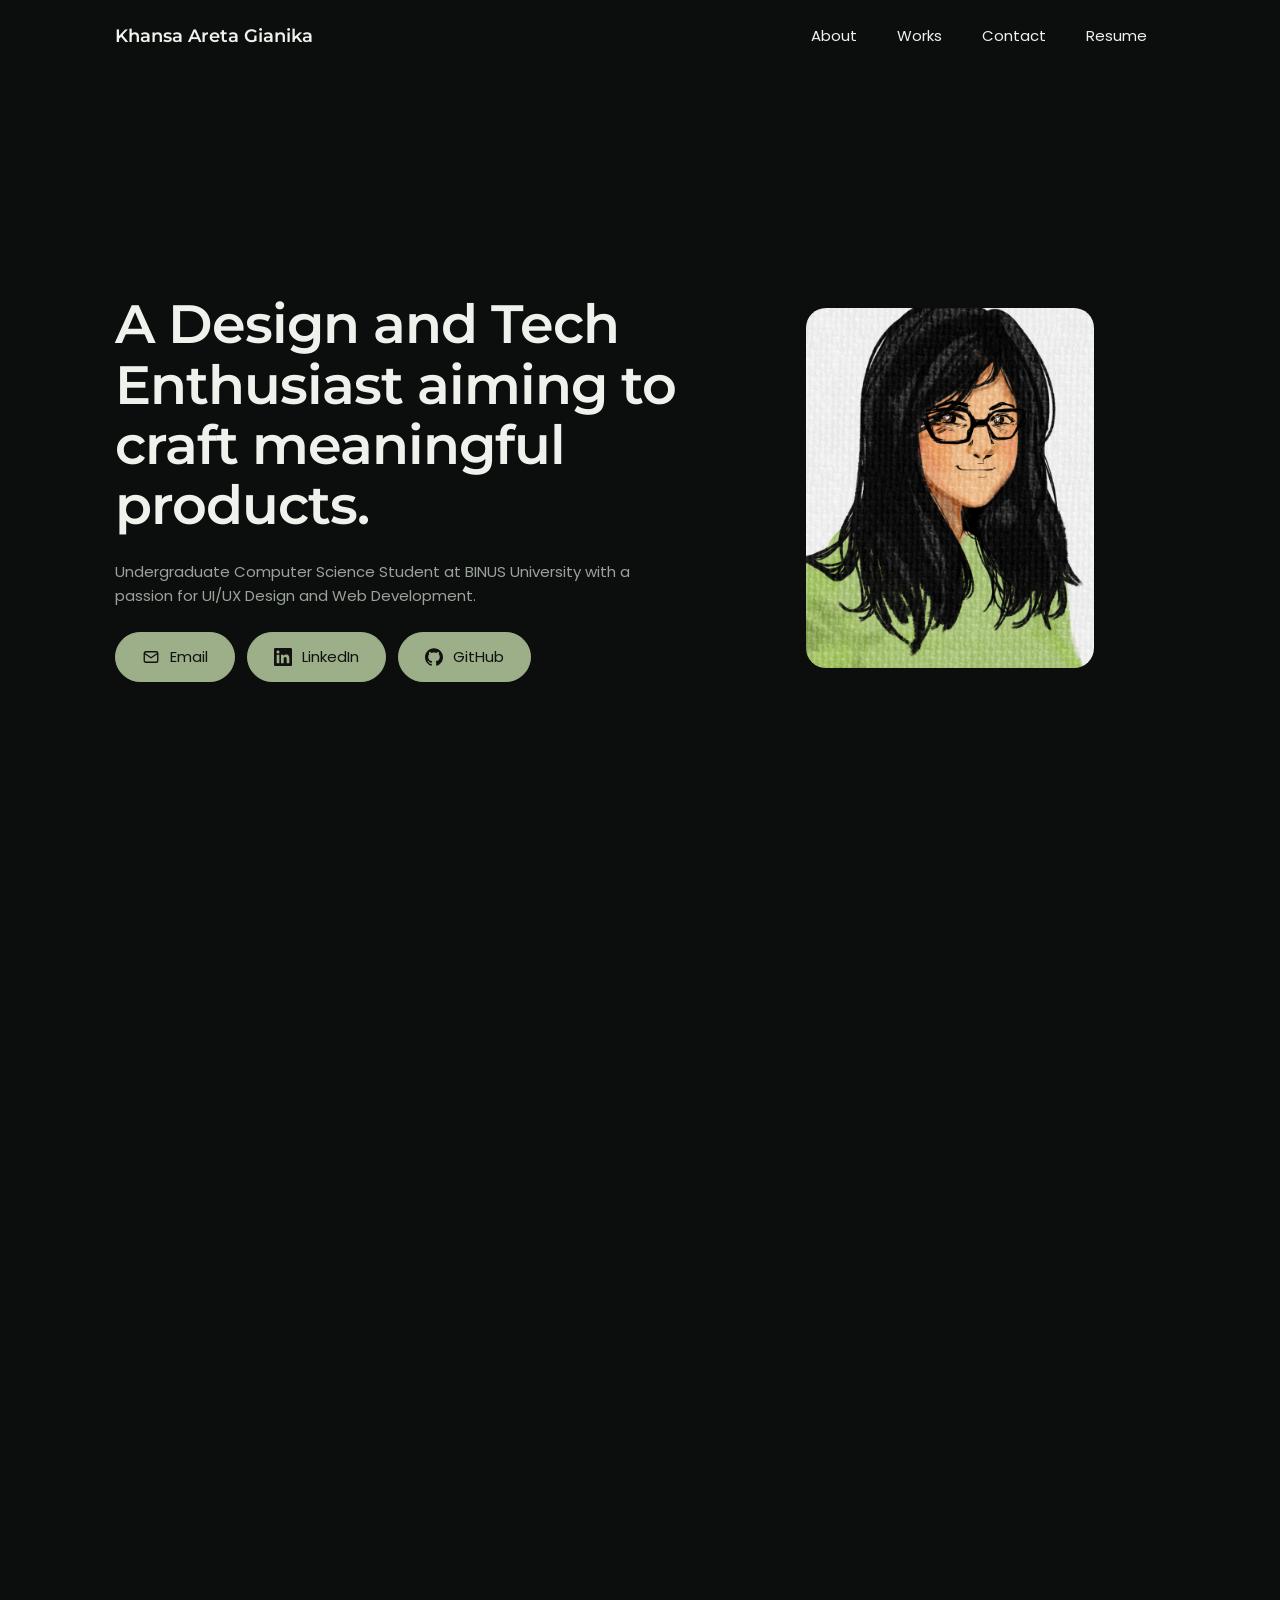
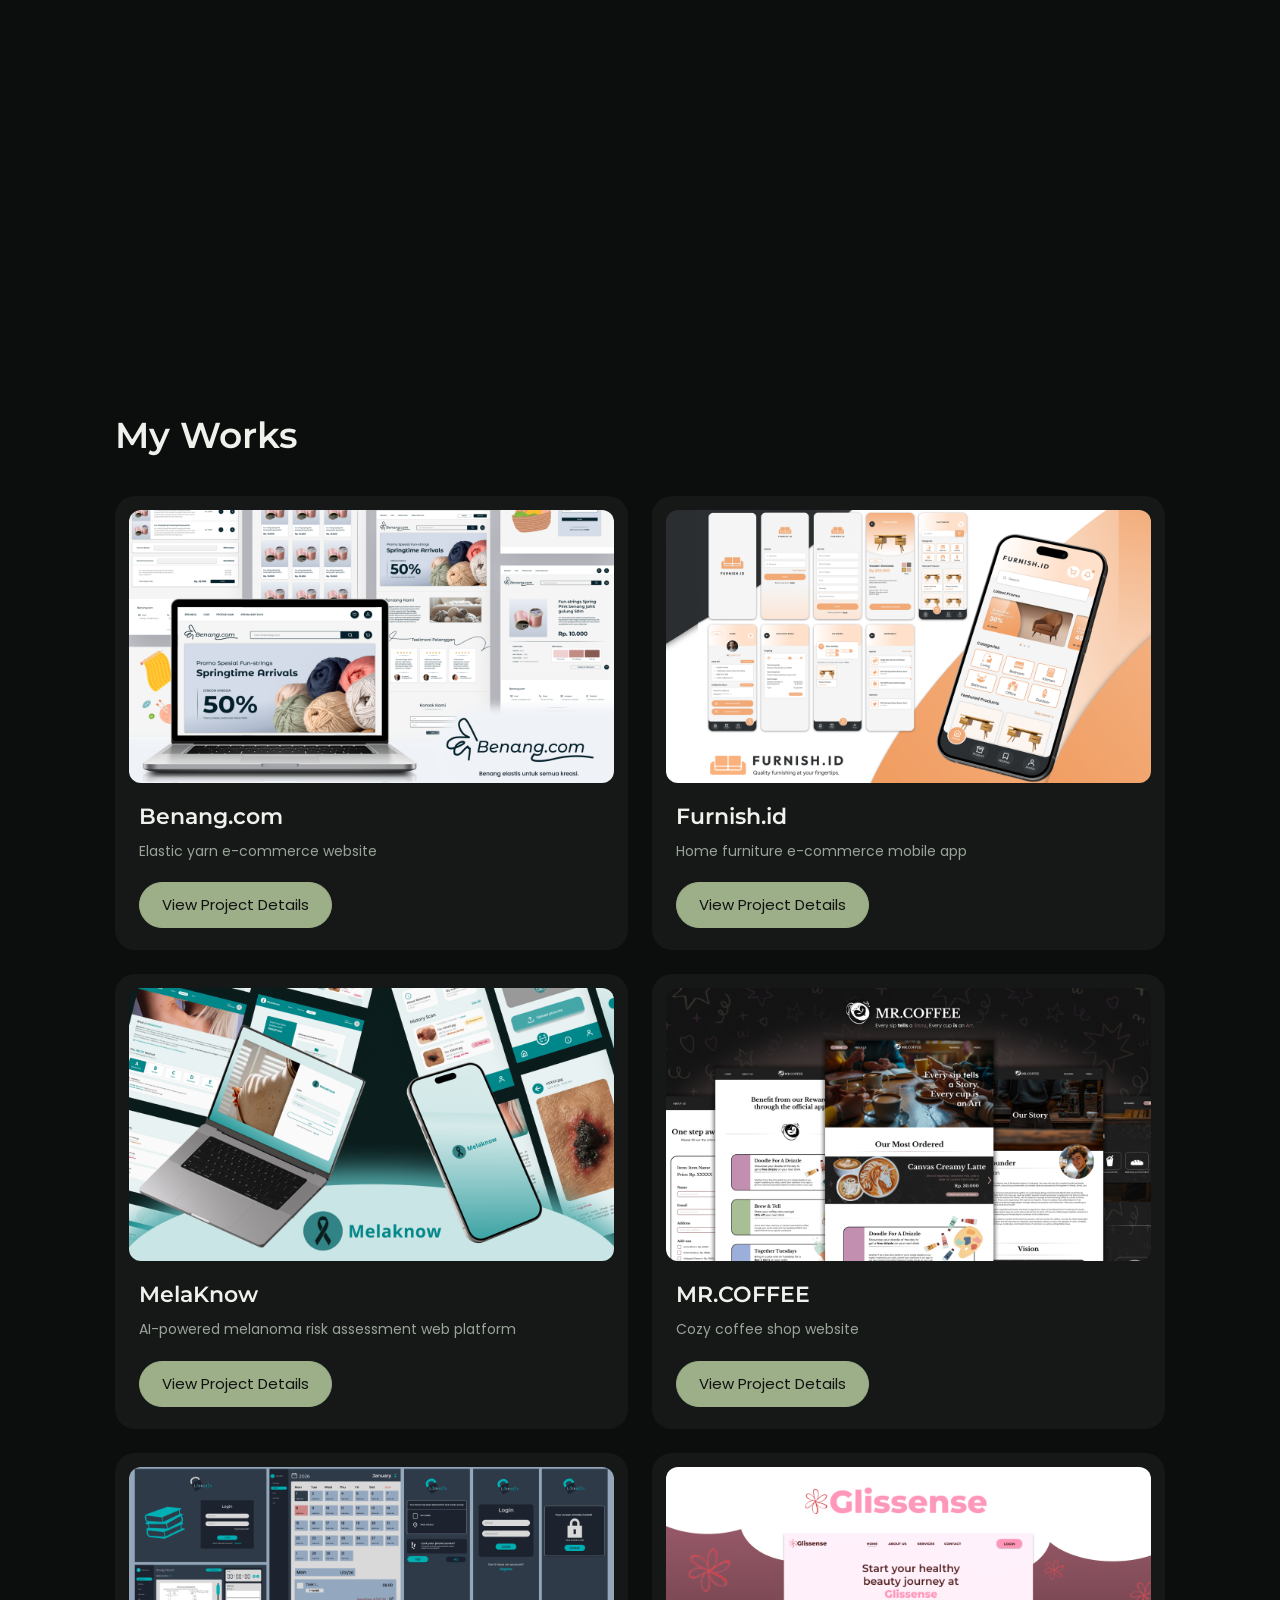
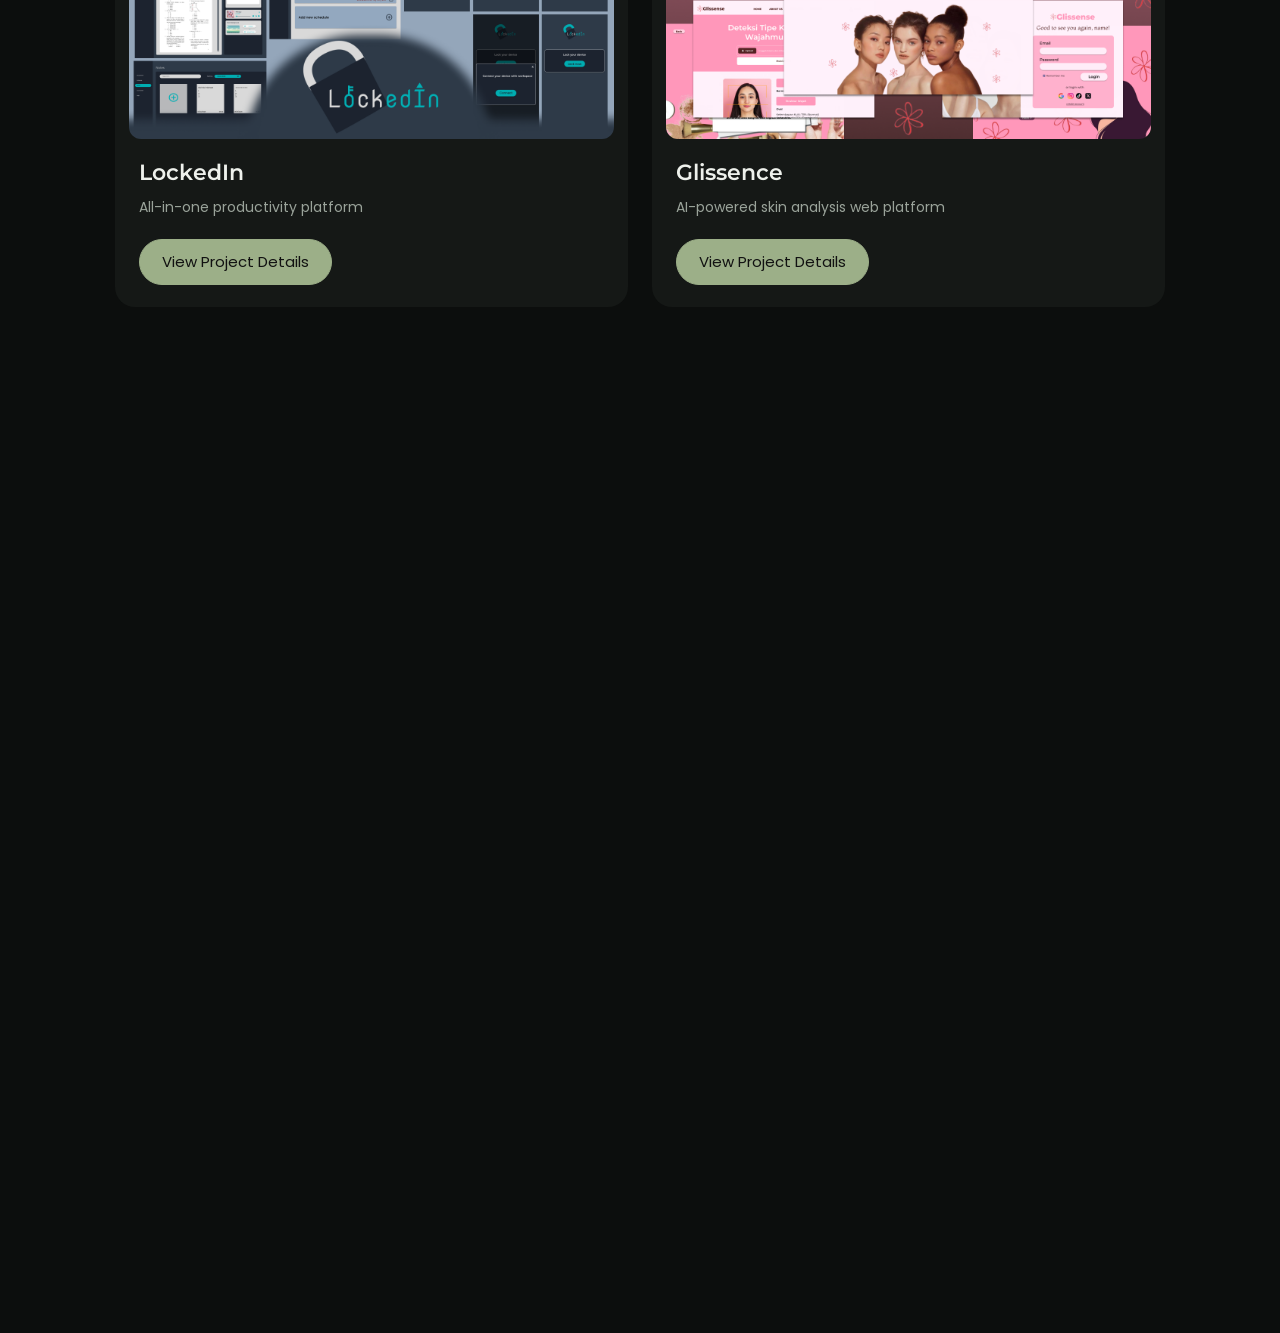
<file: index.html>
<!DOCTYPE html>
<html lang="en">
<head>
    <meta charset="UTF-8">
    <meta name="viewport" content="width=device-width, initial-scale=1.0">
    <title>Gian's Porto | Home</title>

    <link rel="preconnect" href="https://fonts.googleapis.com">
    <link rel="preconnect" href="https://fonts.gstatic.com" crossorigin>
    <link rel="stylesheet" href="https://fonts.googleapis.com/css2?family=Montserrat:wght@500;600&family=Poppins:wght@400;500&display=swap">

    <link rel="stylesheet" href="template.css">
    <link rel="stylesheet" href="navfootpopup.css">
    <link rel="stylesheet" href="index.css">
</head>
<body>

    <header class="navBar">
        <a href="#secIntroID" class="navLogo">Khansa Areta Gianika</a>
        <button class="btnMenu" id="btnMenuID" aria-label="Open menu" aria-expanded="false" aria-controls="navMenuID">
            <span></span>
            <span></span>
        </button>

        <nav class="navMenu" id="navMenuID">
            <a href="#secIntroID" class="btnNav">About</a>
            <a href="#secWorkID" class="btnNav">Works</a>
            <a href="#secContactID" class="btnNav">Contact</a>
            <a class="btnNav" data-resume target="_blank" rel="noopener">Resume</a>
        </nav>
    </header>
    
    <main id="secIntroID">
        <section class="secHero">
            <div class="contHero" id="contHeroID">
                <div class="contHeroText">
                    <h1>A Design and Tech Enthusiast aiming to craft meaningful products.</h1>
                    <p>Undergraduate Computer Science Student at BINUS University with a passion for UI/UX Design and Web Development.</p>
                    <div class="contLinks" data-contacts></div>
                </div>

                <div class="contHeroArt">
                    <img src="images/hero.png" alt="profile">
                </div>
            </div>
        </section>

        <section class="secWork" id="secWorkID">
            <h2>My Works</h2>
            <!-- cards dan isinya di build di data.js -->
            <div class="contGrid" id="contGridID"></div>
        </section>
    </main>

    <section class="secContact fxRise" id="secContactID">
        <div class="contContact">
            <h2>Like what you see?</h2>
            <p>Let's connect and collaborate!</p>
            <div class="contLinks" data-contacts></div>
        </div>
    </section>

    <div class="popOverlay" id="popOverlayID"></div>
    <aside class="popSheet" id="popSheetID" role="dialog" aria-modal="true" aria-labelledby="popTitleID" aria-hidden="true">
        <div class="popBody">
            <div class="popInfo">
                <h2 id="popTitleID"></h2>

                <div class="popFacts">
                    <div>
                        <h4>Role</h4>
                        <p id="popRoleID"></p>
                    </div>

                    <div>
                        <h4>Year</h4>
                        <p id="popYearID"></p>
                    </div>
                </div>

                <h4>Description</h4>
                <p id="popDescID"></p>
            </div>

            <div class="popMedia">
                <div class="popImg" id="popImgID"></div>

                <button class="btnClose" id="btnCloseID" aria-label="Close">
                    <svg viewBox="0 0 24 24" fill="none" stroke="currentColor" stroke-width="2" stroke-linecap="round"><path d="M6 6l12 12M18 6 6 18"/></svg>
                </button>

                <a href="project.html" class="btnMain" id="btnCaseID">View Case Study</a>
            </div>

        </div>
    </aside>

    <script src="data.js"></script>
    <script src="site.js"></script>
    <script src="index.js"></script>
</body>
</html>
</file>
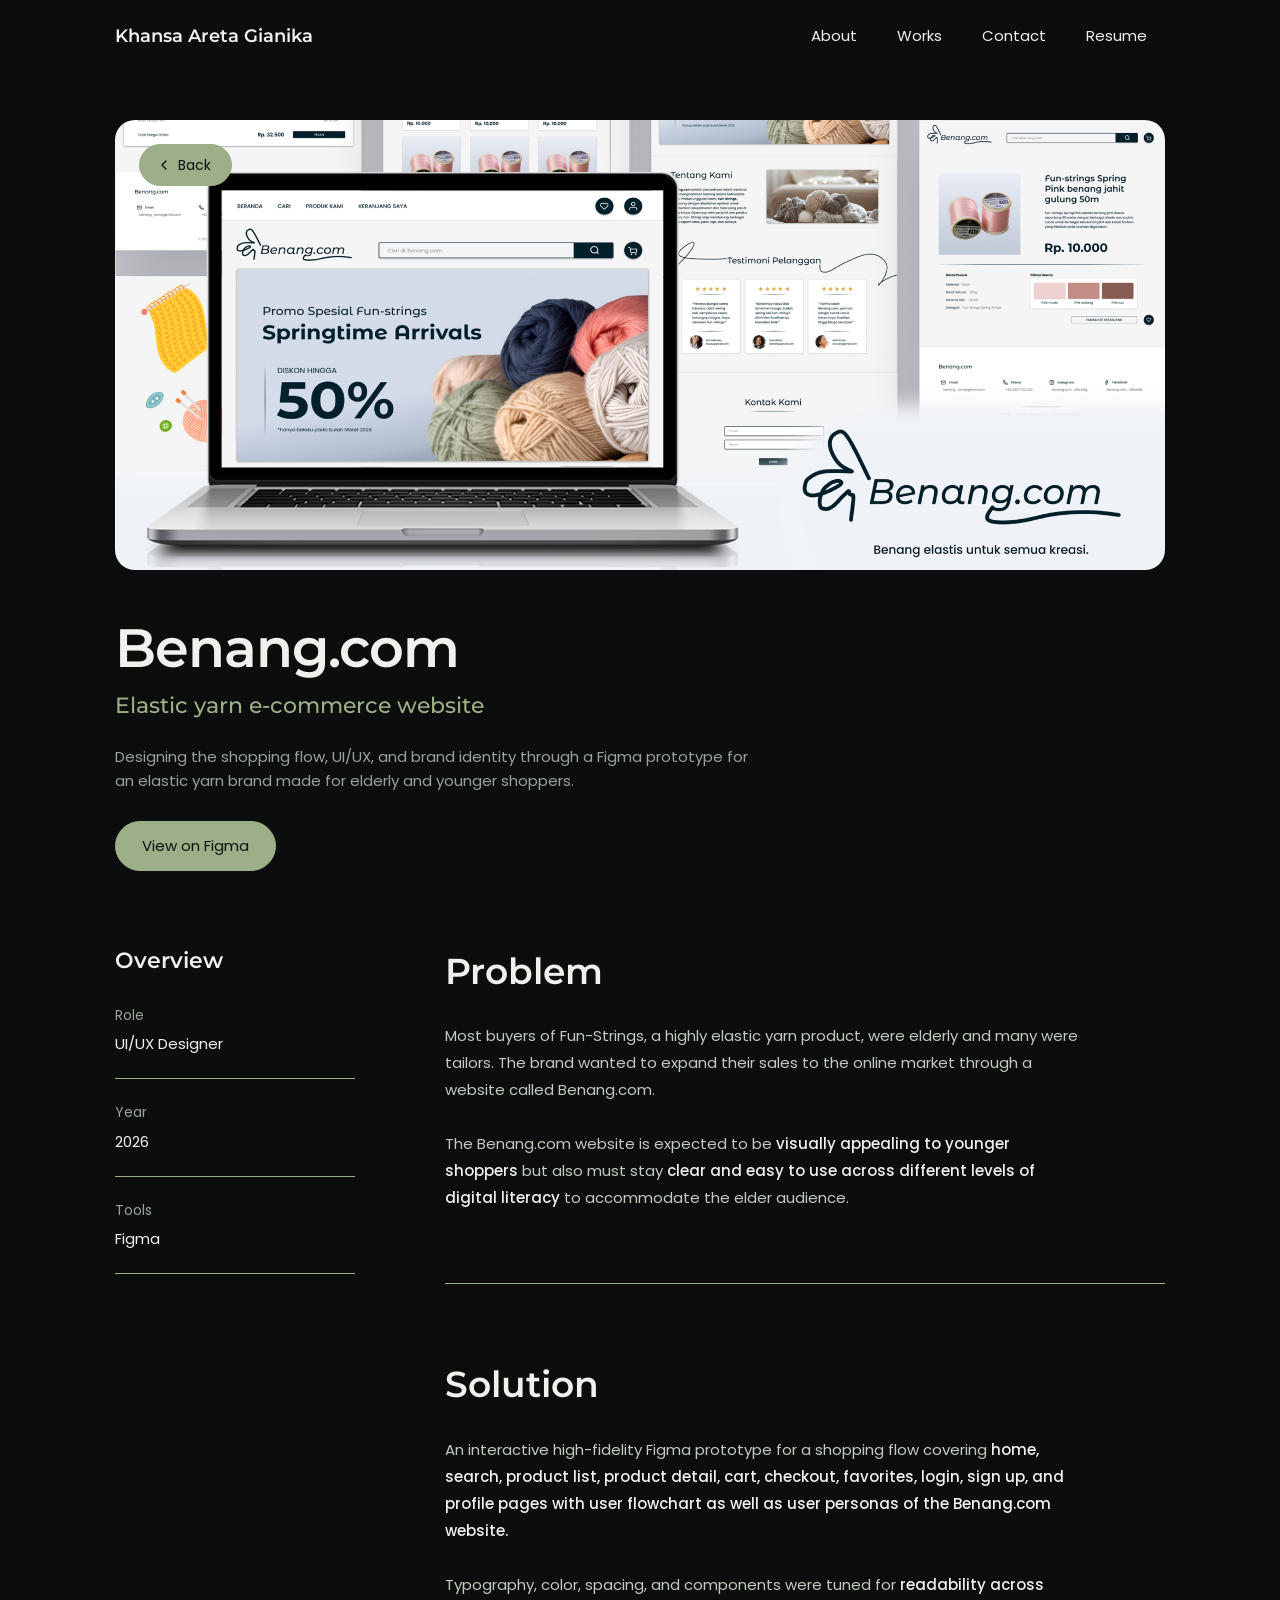
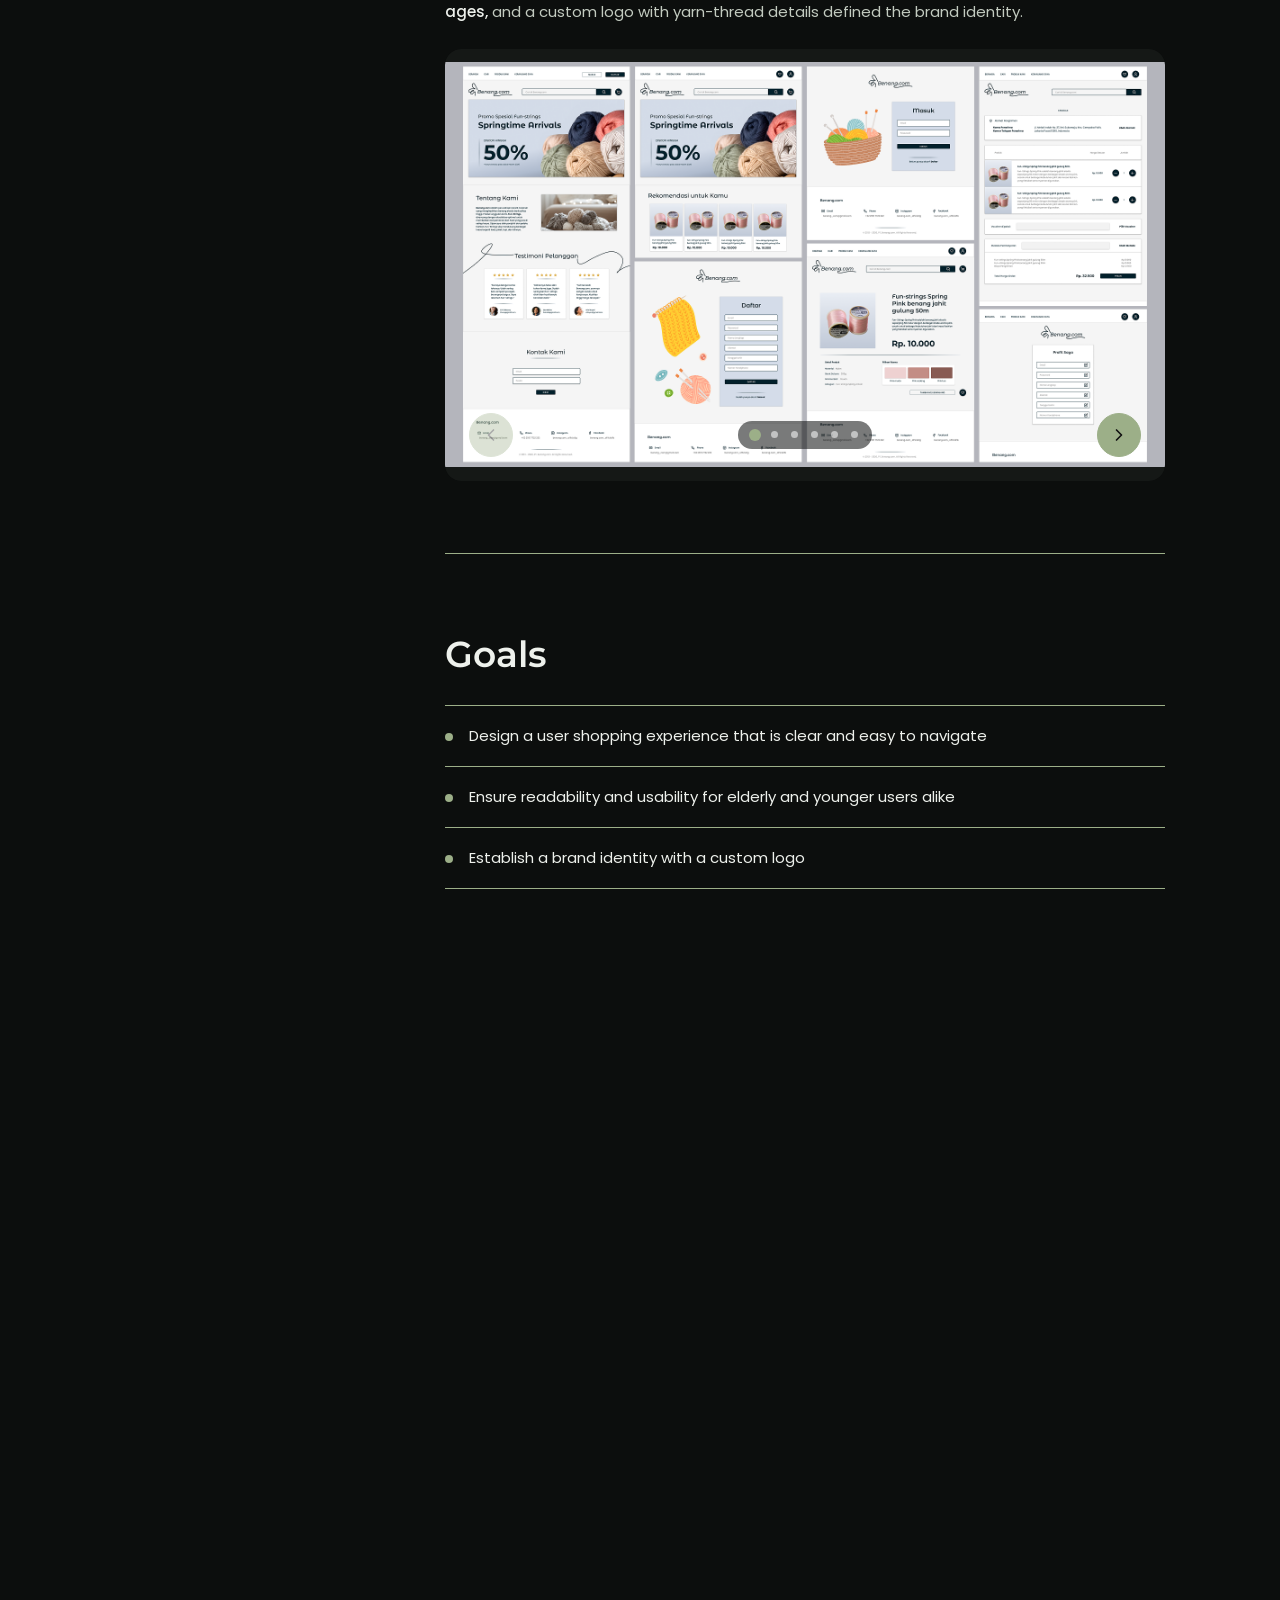
<file: project.html>
<!DOCTYPE html>
<html lang="en">
<head>
    <meta charset="UTF-8">
    <meta name="viewport" content="width=device-width, initial-scale=1.0">
    <title>Gian's Porto | Projects</title>

    <link rel="preconnect" href="https://fonts.googleapis.com">
    <link rel="preconnect" href="https://fonts.gstatic.com" crossorigin>
    <link rel="stylesheet" href="https://fonts.googleapis.com/css2?family=Montserrat:wght@500;600&family=Poppins:wght@400;500&display=swap">

    <link rel="stylesheet" href="template.css">
    <link rel="stylesheet" href="navfootpopup.css">
    <link rel="stylesheet" href="project.css">
</head>
<body>
    
    <header class="navBar">
        <a href="index.html" class="navLogo">Khansa Areta Gianika</a>
        <button class="btnMenu" id="btnMenuID" aria-label="Open menu" aria-expanded="false" aria-controls="navMenuID">
            <span></span>
            <span></span>
        </button>

        <nav class="navMenu" id="navMenuID">
            <a href="index.html#secIntroID" class="btnNav">About</a>
            <a href="index.html#secWorkID" class="btnNav">Works</a>
            <a href="#secContactID" class="btnNav">Contact</a>
            <a class="btnNav" data-resume target="_blank" rel="noopener">Resume</a>
        </nav>
    </header>

    <main class="secProject">
        <div class="contBanner">
            <a href="index.html#secWorkID" class="btnMain btnBack" aria-label="Back to all work">
                <svg viewBox="0 0 24 24" fill="none" stroke="currentColor" stroke-width="2" stroke-linecap="round" stroke-linejoin="round"><path d="m15 6-6 6 6 6"/></svg>
                Back
            </a>
            <div class="imgBanner" id="imgBannerID"></div>
        </div>

        <div class="contHead">
            <h1 id="txtTitleID"></h1>
            <p class="txtTag" id="txtTagID"></p>
            <p id="txtDescID"></p>
            <div class="contActions" id="contActionsID"></div>
        </div>

        <div class="contProjGrid">
            <aside class="contOverview">
                <h3>Overview</h3>
                <dl>
                    <dt>Role</dt>
                    <dd id="txtRoleID"></dd>

                    <dt>Year</dt>
                    <dd id="txtYearID"></dd>

                    <dt>Tools</dt>
                    <dd id="txtToolsID"></dd>
                </dl>
            </aside>

            <div class="contStory">
                <section class="secBlock fxReveal">
                    <h2>Problem</h2>
                    <p id="txtProblemID"></p>
                </section>

                <section class="secBlock fxReveal">
                    <h2>Solution</h2>
                    <p id="txtSolutionID"></p>

                    <div class="contCarousel">
                        <div class="contTrack" id="contTrackID" tabindex="0" aria-label="Solution images"></div>

                        <button class="btnArrow btnPrev" id="btnPrevID" aria-label="Previous image">
                            <svg viewBox="0 0 24 24" fill="none" stroke="currentColor" stroke-width="2" stroke-linecap="round" stroke-linejoin="round"><path d="m15 6-6 6 6 6"/></svg>
                        </button>
                        
                        <div class="contDots" id="contDotsID"></div>

                        <button class="btnArrow btnNext" id="btnNextID" aria-label="Next image">
                            <svg viewBox="0 0 24 24" fill="none" stroke="currentColor" stroke-width="2" stroke-linecap="round" stroke-linejoin="round"><path d="m9 6 6 6-6 6"/></svg>
                        </button>
                    </div>
                </section>

                <section class="secBlock fxReveal">
                    <h2>Goals</h2>
                    <ul id="listGoalsID"></ul>
                </section>
            </div>
        </div>
    </main>

    <section class="secContact fxRise" id="secContactID">
        <div class="contContact">
            <h2>Like what you see?</h2>
            <p>Let's connect and collaborate!</p>
            <div class="contLinks" data-contacts></div>
        </div>
    </section>

    <script src="data.js"></script>
    <script src="site.js"></script>
    <script src="project.js"></script>
</body>
</html>
</file>
<file: template.css>
:root{
    --bg: #0c0e0d;
    --sage: #9caf88;
    --text: #eef1ec;

    --surface: #151816;
    --soft: #c3cbc0;
    --muted: #9aa39a;
    --ink: #111;

    --line: var(--sage);
    --hoverBg: var(--bg);

    --heading: 'Montserrat', sans-serif;
    --body: 'Poppins', sans-serif;

    --fsH1: clamp(34px, 2.1vw + 3vh, 58px);
    --fsH2: clamp(26px, 1.4vw + 2vh, 37px);
    --fsH3: clamp(18px, 1vw + 1.4vh, 22px);
    --fsBody: clamp(15px, 0.3vw + 1.1vh, 17px);
    --fsSmall: 14px;

    --navHeight: 72px;
    --gutter: max(clamp(24px, 9vw, 180px), calc((100% - 1200px)/2));
    --edge: clamp(14px, 2.2vw, 24px);
}


*, *::before, *::after{
    box-sizing: border-box;
    margin: 0;
}

html{
    scroll-behavior: smooth;
}

body{
    overflow-x: hidden;
    font-family: var(--body);
    line-height: 1.6;
    color: var(--text);
    background: var(--bg);
}
body.isLocked{
    overflow: hidden;
}

a{
    text-decoration: none;
    color: inherit;
}

h1, h2, h3{
    font-family: var(--heading);
    font-weight: 600;
}

h2{
    margin-bottom: clamp(20px, 3.5vh, 40px);
    font-size: var(--fsH2);
}

:focus-visible{
    outline: 2px solid var(--sage);
    outline-offset: 3px;
}


.imgHolder, img{
    display: block;
    width: 100%;
    height: 100%;
    object-fit: cover;
}
.imgHolder{
    background: color-mix(in srgb, var(--sage) 30%, var(--surface));
}

.fxReveal{
    opacity: 0;
    transform: translateY(40px);
    transition: opacity 0.6s var(--delay, 0s), transform 0.6s cubic-bezier(0.2, 0.7, 0.2, 1) var(--delay, 0s);
}
.fxReveal.isShown{
    opacity: 1;
    transform: none;
}


.btnMain{
    position: relative;
    display: inline-flex;
    align-items: center;
    gap: 10px;
    padding: 12px 26px;
    border: 1.5px solid var(--sage);
    border-radius: 999px;
    font-size: 15px;
    color: var(--ink);
    background: var(--sage);
    cursor: pointer;
}

.btnMain svg{
    width: 18px;
    height: 18px;
}

.btnClose, .btnArrow{
    position: absolute;
    z-index: 2;
    display: grid;
    place-items: center;
    width: 44px;
    height: 44px;
    border: 1.5px solid var(--sage);
    border-radius: 50%;
    color: var(--ink);
    background: var(--sage);
    cursor: pointer;
}

.btnClose svg, .btnArrow svg{
    width: 20px;
    height: 20px;
}

.btnMain, .btnClose, .btnArrow{
    transition: color 0.2s, background 0.2s, border-color 0.2s;
}

:is(.btnMain, .btnClose, .btnArrow:enabled):hover,
.cardProject:is(:hover, :focus-visible) .btnMain{
    border-color: transparent;
    color: var(--sage);
    background: var(--hoverBg);
}

.btnMain::after, .cardProject::after, .btnClose::after, .btnArrow::after{
    content: "";
    position: absolute;
    inset: 0;
    padding: 1.5px;
    border-radius: inherit;
    background: linear-gradient(to top right, var(--sage) 0%, transparent 70%);
    opacity: 0;
    pointer-events: none;
    -webkit-mask: linear-gradient(#000 0 0) content-box, linear-gradient(#000 0 0);
    -webkit-mask-composite: xor;
    mask: linear-gradient(#000 0 0) content-box exclude, linear-gradient(#000 0 0);
    transition: opacity 0.25s;
}

:is(.btnMain, .btnClose, .btnArrow:enabled):hover::after,
.cardProject:is(:hover, :focus-visible)::after,
.cardProject:is(:hover, :focus-visible) .btnMain::after{
    opacity: 1;
}


/* Responsif HP */
@media(max-width: 760px){
    :root{
        --gutter: 24px;
    }
}

@media(max-width: 400px){
    .btnMain{
        padding: 11px 20px;
    }
}

@media(prefers-reduced-motion: reduce){
    *, *::before, *::after{
        transition: none !important;
        scroll-behavior: auto !important;
    }
    .fxReveal{
        opacity: 1;
        transform: none;
    }
}
</file>
<file: navfootpopup.css>
/* Navbar */
.navBar{
    position: fixed;
    inset: 0 0 auto 0;
    z-index: 20;
    display: flex;
    justify-content: space-between;
    align-items: center;
    height: var(--navHeight);
    padding: 0 var(--gutter);
    background: var(--bg);
}

.navLogo{
    font-family: var(--heading);
    font-size: 18px;
    font-weight: 600;
    white-space: nowrap;
}

.navMenu{
    display: flex;
    align-items: center;
    gap: 4px;
}

.btnNav{
    padding: 9px 18px;
    border-radius: 999px;
    font-size: 15px;
    white-space: nowrap;
    transition: color 0.2s;
}

.btnNav:hover{
    color: var(--sage);
}

/* Responsif burger button HP */
.btnMenu{
    position: relative;
    display: none;
    width: 44px;
    height: 44px;
    margin-right: -11px;
    border: none;
    background: none;
    cursor: pointer;
}

.btnMenu span{
    position: absolute;
    left: 11px;
    width: 22px;
    height: 2px;
    border-radius: 2px;
    background: var(--text);
    transition: top 0.25s, transform 0.25s;
}

.btnMenu span:first-child{
    top: 16px;
}
.btnMenu span:last-child{
    top: 26px;
}

.navBar.isOpen .btnMenu span{
    top: 21px;
}
.navBar.isOpen .btnMenu span:first-child{
    transform: rotate(45deg);
}
.navBar.isOpen .btnMenu span:last-child{
    transform: rotate(-45deg);
}

/* Contact section */
.secContact{
    display: grid;
    place-items: center;
    min-height: 100svh;
    padding: 16vh var(--gutter);
    text-align: center;
}

.contContact{
    max-width: 780px;
    opacity: var(--p, 0);
    filter: blur(calc((1 - var(--p, 0))*14px));
    transform: translateY(calc((1 - var(--p, 0))*36px));
}

.contContact h2{
    margin-bottom: 20px;
    font-size: var(--fsH1);
    line-height: 1.12;
    letter-spacing: -1px;
}
.contContact > p{
    margin-bottom: 32px;
    font-size: var(--fsBody);
    color: var(--soft);
}

.contLinks{
    display: flex;
    flex-wrap: wrap;
    gap: 12px;
}

.contContact .contLinks{
    justify-content: center;
}


/* Popup */
.popOverlay{
    position: fixed;
    inset: 0;
    z-index: 30;
    background: rgba(0, 0, 0, 0.6);
    opacity: 0;
    pointer-events: none;
    transition: opacity 0.4s;
}
.popOverlay.isOpen{
    opacity: 1;
    pointer-events: auto;
}

.popSheet{
    --hoverBg: var(--surface);
    position: fixed;
    inset: auto 0 0 0;
    z-index: 40;
    max-height: 96dvh;
    border-radius: 24px 24px 0 0 ;
    overflow-y: auto;
    overscroll-behavior: contain;
    background: var(--surface);
    box-shadow: none;
    visibility: hidden;
    transform: translateY(105%);
    transition: transform 0.55s cubic-bezier(0.2, 0.8, 0.2, 1), box-shadow 0.55s, visibility 0s 0.55s;
}
.popSheet.isOpen{
    box-shadow: 0 -12px 40px rgba(0, 0, 0, 0.7), 0 -40px 120px rgba(0, 0, 0, 0.6);
    visibility: visible;
    transform: none;
    transition-delay: 0s;
}

.popBody{
    display: grid;
    grid-template-columns: minmax(260px, 1fr) 1.3fr;
    align-items: center;
    gap: clamp(28px, 4.5vw, 68px);
    padding: clamp(64px, 9vh, 96px) var(--gutter) clamp(44px, 6.5vh, 68px);
}

.popInfo h2{
    margin-bottom: 32px;
}
.popInfo h4{
    margin-bottom: 10px;
    padding-bottom: 6px;
    border-bottom: 1px solid var(--line);
    font-size: var(--fsSmall);
    font-weight: 400;
    color: var(--muted);
}
.popInfo p{
    font-size: var(--fsBody);
}

.popFacts{
    display: grid;
    gap: 26px;
    margin-bottom: 32px;
}

.popMedia{
    position: relative;
}

.popImg{
    width: 100%;
    max-height: 54vh;
    aspect-ratio: 4/3;
    border-radius: 16px;
    overflow: hidden;
}

.btnClose{
    top: var(--edge);
    right: var(--edge);
}

.popMedia .btnMain{
    position: absolute;
    bottom: var(--edge);
    left: 50%;
    z-index: 2;
    white-space: nowrap;
    transform: translateX(-50%);
}


/* Responsif HP */
@media(max-width: 760px){
    .btnMenu{
        display: block;
    }

    .navMenu{
        position: absolute;
        top: 100%;
        right: 0;
        left: 0;
        flex-direction: column;
        align-items: stretch;
        gap: 0;
        padding: 0 var(--gutter) 12px;
        border-bottom: 1px solid var(--line);
        background: var(--bg);
        opacity: 0;
        visibility: hidden;
        transform: translateY(-8px);
        transition: opacity 0.25s, visibility 0.25s, transform 0.25s;
    }

    .navBar.isOpen .navMenu{
        opacity: 1;
        visibility: visible;
        transform: none;
    }

    .btnNav{
        padding: 14px 0;
        border-top: 1px solid var(--line);
        border-radius: 0;
        font-size: 17px;
    }

    .popBody{
        grid-template-columns: 1fr;
        gap: 22px;
        padding: 52px var(--gutter) 32px;
    }

    .popInfo h2{
        margin-bottom: 16px;
    }
    
    .popFacts{
        grid-template-columns: 1fr 1fr;
        gap: 14px;
        margin-bottom: 16px;
    }

    .popMedia{
        order: -1;
    }

    .popImg{
        max-height: 25svh;
        aspect-ratio: 16/9;
        border-radius: 14px;
    }

    .btnClose{
        width: 40px;
        height: 40px;
    }

    .popMedia .btnMain{
        padding: 9px 18px;
        font-size: 14px;
    }
}

@media(max-height: 560px) and (min-width: 761px){
    .popBody{
        grid-template-columns: 1fr;
        padding: 40px var(--gutter) 24px;
    }

    .popInfo h2{
        padding-right: 56px;
    }

    .popFacts{
        grid-template-columns: 1fr 1fr;
    }

    .popMedia{
        display: contents;
    }

    .popImg{
        display: none;
    }

    .btnClose{
        top: 12px;
        right: 12px;
    }

    .popMedia .btnMain{
        position: relative;
        bottom: auto;
        left: auto;
        align-self: flex-start;
        margin-top: 14px;
        transform: none;
    }
}

@media(prefers-reduced-motion: reduce){
    .contContact{
        opacity: 1;
        filter: none;
        transform: none;
    }
}
</file>
<file: index.css>
/* Intro to Hero section */
.secHero{
    height: 210vh;
}

.contHero{
    position: sticky;
    top: 0;
    display: grid;
    grid-template-columns: minmax(0, 1.15fr) minmax(0, 0.85fr);
    align-items: center;
    gap: 40px;
    height: 100svh;
    padding: clamp(84px, 15vh, 130px) var(--gutter) clamp(24px, 6vh, 60px);
}

.contHeroText{
    display: flex;
    flex-direction: column;
    gap: 24px;
}

.contHeroText h1{
    max-width: 680px;
    font-size: var(--fsH1);
    line-height: 1.12;
    letter-spacing: -1px;
}

.contHeroText p{
    max-width: 520px;
    font-size: var(--fsBody);
    color: var(--muted);
}

.contHeroArt{
    justify-self: center;
    width: min(30vw, 32vh);
    aspect-ratio: 4/5;
    border-radius: 20px;
    overflow: hidden;
}

.contHeroArt .imgHolder{
    background: color-mix(in srgb, var(--sage) 45%, var(--bg));
}

/* Works section */
.secWork{
    padding: clamp(90px, 13vh, 140px) var(--gutter) 14vh;
}

.contGrid{
    display: grid;
    grid-template-columns: repeat(2, 1fr);
    gap: 24px;
}

.cardProject{
    --hoverBg: var(--surface);
    position: relative;
    display: flex;
    flex-direction: column;
    gap: 6px;
    padding: 14px 14px 22px;
    border: none;
    border-radius: 20px;
    font: inherit;
    text-align: left;
    color: inherit;
    background: var(--surface);
    cursor: pointer;
}

.cardProject h3{
    margin: 10px 10px 0;
    font-size: var(--fsH3);
}

.cardProject p{
    margin: 0 10px 8px;
    font-size: var(--fsSmall);
    color: var(--muted);
}

.cardProject .btnMain{
    align-self: flex-start;
    margin: 6px 0 0 10px;
    padding: 10px 22px;
}

.cardThumb{
    aspect-ratio: 16/9;
    border-radius: 12px;
    overflow: hidden;
}

/* Responsif HP */
@media (max-width: 860px), (max-height: 540px){
    .secHero{
        height: auto;
    }

    .contHero{
        position: static;
        height: auto;
        min-height: 100svh;
    }
}
@media(max-width: 860px){
    .contHero{
        grid-template-columns: 1fr;
        align-content: center;
        padding: 112px var(--gutter) 56px;
    }

    .contHeroArt{
        width: min(58vw, 260px);
    }

    .contGrid{
        grid-template-columns: 1fr;
    }
}

@media(max-width: 400px){
    .contLinks{
        gap: 8px;
    }
}
</file>
<file: project.css>
.secProject{
    padding: 120px var(--gutter) 14vh;
}

.contBanner{
    position: relative;
}

.btnBack{
    position: absolute;
    top: var(--edge);
    left: var(--edge);
    z-index: 2;
    gap: 6px;
    padding: 9px 20px 9px 16px;
    font-size: 14px;
}

.btnBack svg{
    width: 16px;
    height: 16px;
}

.imgBanner{
    aspect-ratio: 21/9;
    border-radius: 20px;
    overflow: hidden;
}


.contHead{
    max-width: 900px;
    margin: 48px 0 72px;
}
.contHead h1{
    font-size: var(--fsH1);
    line-height: 1.12;
    letter-spacing: -1px;
}
.contHead .txtTag{
    margin: 14px 0 24px;
    font-family: var(--heading);
    font-size: var(--fsH3);
    font-weight: 500;
    line-height: 1.3;
    color: var(--sage);
}
.contHead p{
    max-width: 640px;
    font-size: var(--fsBody);
    color: var(--muted);
}

.contActions{
    display: flex;
    flex-wrap: wrap;
    gap: 12px;
    margin-top: 28px;
}


.contProjGrid{
    display: grid;
    grid-template-columns: 240px 1fr;
    align-items: start;
    gap: clamp(32px, 7vw, 110px);
}

.contOverview{
    position: sticky;
    top: 100px;
}
.contOverview h3{
    margin-bottom: 26px;
    font-size: var(--fsH3);
}
.contOverview dt{
    font-size: var(--fsSmall);
    color: var(--muted);
}
.contOverview dd{
    margin: 6px 0 22px;
    padding-bottom: 22px;
    border-bottom: 1px solid var(--line);
    font-size: var(--fsBody);
}

.secBlock{
    margin-bottom: 72px;
    padding-bottom: 72px;
    border-bottom: 1px solid var(--line);
}
.secBlock:last-child{
    margin-bottom: 0;
    padding-bottom: 0;
    border-bottom: 0;
}
.secBlock h2{
    margin-bottom: 22px;
}
.secBlock p{
    max-width: 640px;
    font-size: var(--fsBody);
    line-height: 1.8;
    color: var(--soft);
}
.secBlock p strong{
    font-weight: 500;
    color: var(--text);
}
.secBlock ul{
    padding: 0;
    list-style: none;
}
.secBlock li{
    display: flex;
    align-items: baseline;
    gap: 16px;
    padding: 18px 0;
    border-top: 1px solid var(--line);
    font-size: var(--fsBody);
}
.secBlock li:last-child{
    border-bottom: 1px solid var(--line);
}
.secBlock li::before{
    content: "";
    width: 8px;
    height: 8px;
    flex: none;
    border-radius: 50%;
    background: var(--sage);
}


/* carousel uiux */
.contCarousel{
    --hoverBg: var(--surface);
    position: relative;
    margin-top: 24px;
}

.contTrack{
    display: flex;
    gap: 16px;
    border-radius: 16px;
    overflow-x: auto;
    scroll-snap-type: x mandatory;
    scrollbar-width: none;
}
.contTrack::-webkit-scrollbar{
    display: none;
}

.imgSlide{
    height: clamp(250px, 48vh, 460px);
    flex: 0 0 100%;
    border-radius: 16px;
    overflow: hidden;
    scroll-snap-align: start;
    background: var(--surface);
}
.imgSlide img{
    object-fit: contain;
}

.btnArrow{
    bottom: var(--edge);
}
.btnPrev{
    left: var(--edge);
}
.btnNext{
    right: var(--edge);
}

.btnArrow:disabled{
    opacity: 0.35;
    cursor: default;
}
.contDots{
    position: absolute;
    bottom: calc(var(--edge) + 8px);
    left: 50%;
    z-index: 2;
    display: flex;
    align-items: center;
    gap: 2px;
    padding: 0 8px;
    border-radius: 999px;
    background: rgba(12, 14, 13, 0.55);
    transform: translateX(-50%);
}

.btnDot{
    display: grid;
    place-items: center;
    width: 18px;
    height: 28px;
    padding: 0;
    border: none;
    background: none;
    cursor: pointer;
}
.btnDot::before{
    content: "";
    width: 7px;
    height: 7px;
    border-radius: 50%;
    background: rgba(255, 255, 255, 0.55);
    transition: width 0.25s, height 0.25s, background 0.25s;
}
.btnDot.isActive::before{
    width: 12px;
    height: 12px;
    background: var(--sage);
}


/* responsif HP */
@media(max-width: 860px){
    .contProjGrid{
        grid-template-columns: 1fr;
    }

    .contOverview{
        position: static;
    }
}

@media(max-width: 760px){
    .imgBanner{
        aspect-ratio: 16/10;
    }

    .contHead{
        margin: 32px 0 48px;
    }

    .secBlock{
        margin-bottom: 48px;
        padding-bottom: 48px;
    }
}

@media(max-width: 560px){
    .secProject{
        padding-top: 96px;
    }

    .imgSlide{
        height: clamp(220px, 42vh, 360px);
    }

    .btnArrow{
        width: 40px;
        height: 40px;
    }

    .contDots{
        bottom: calc(var(--edge) + 6px);
    }
}
</file>
